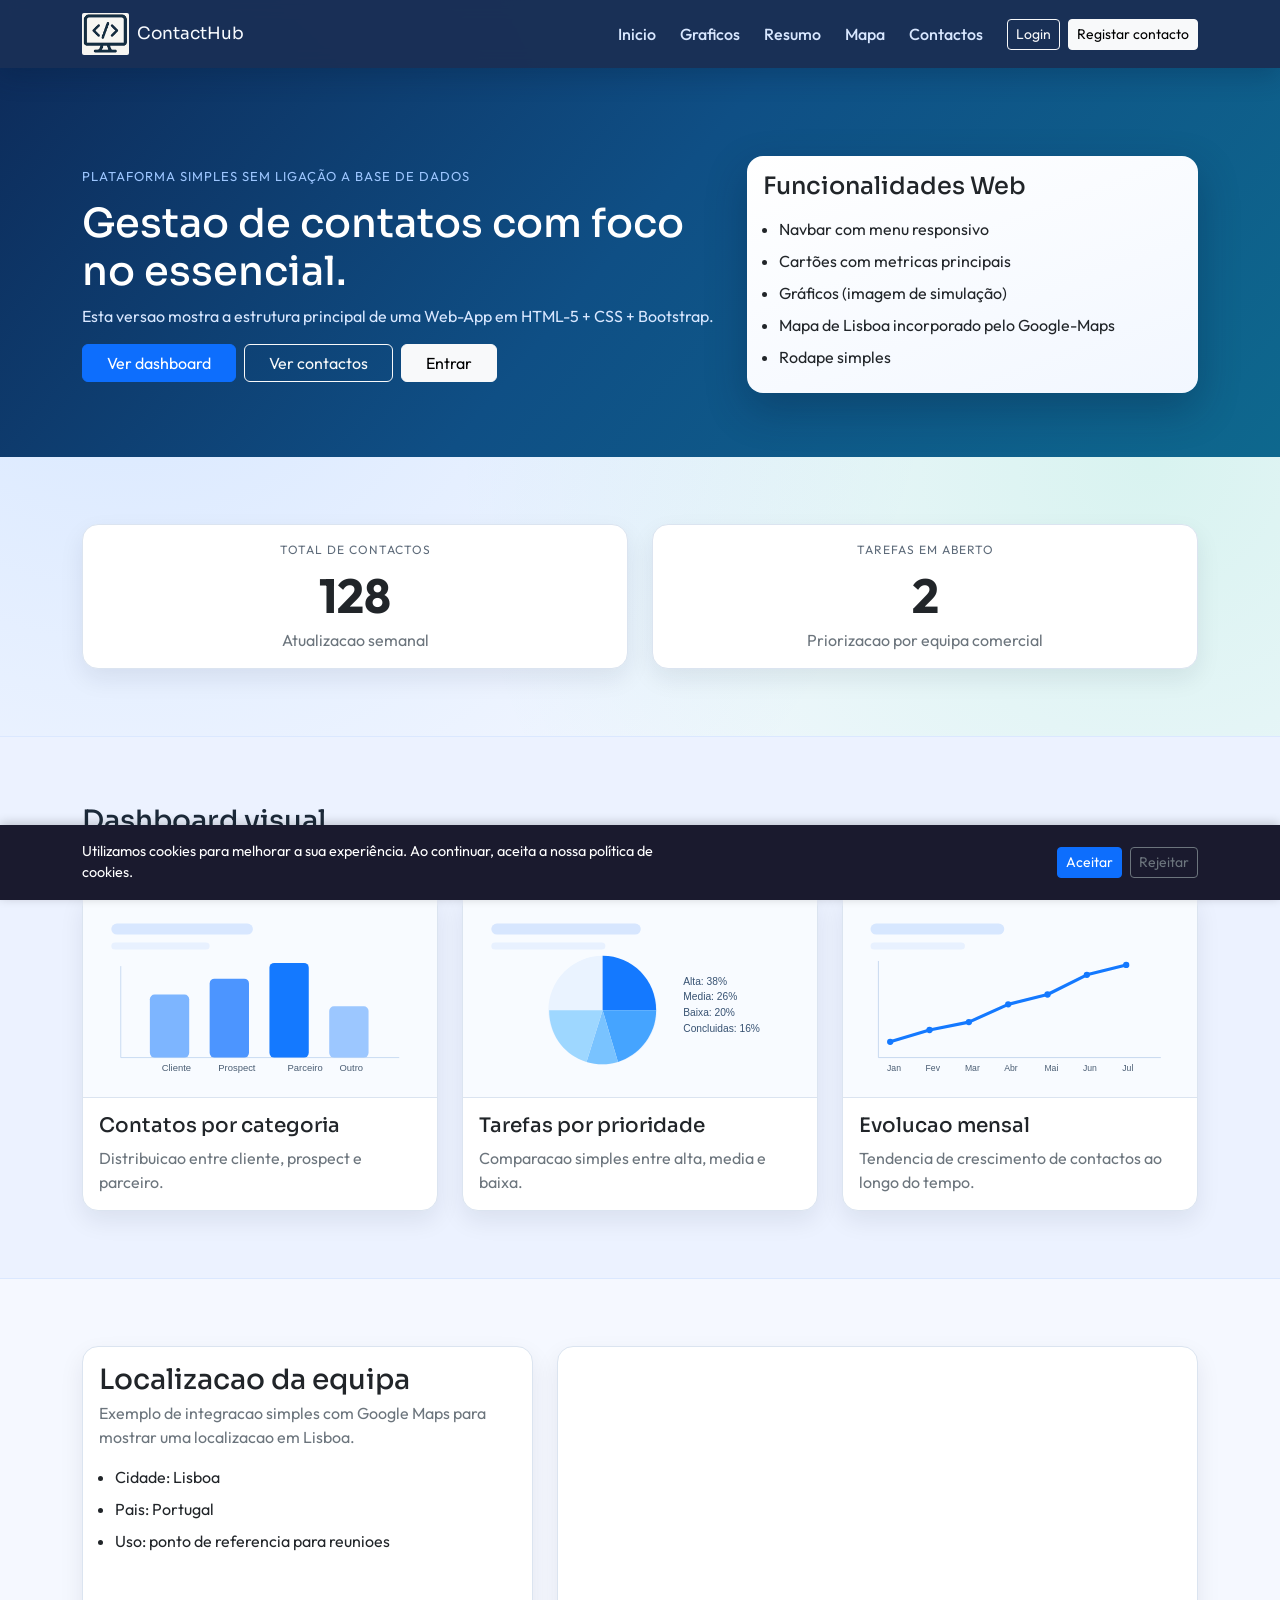
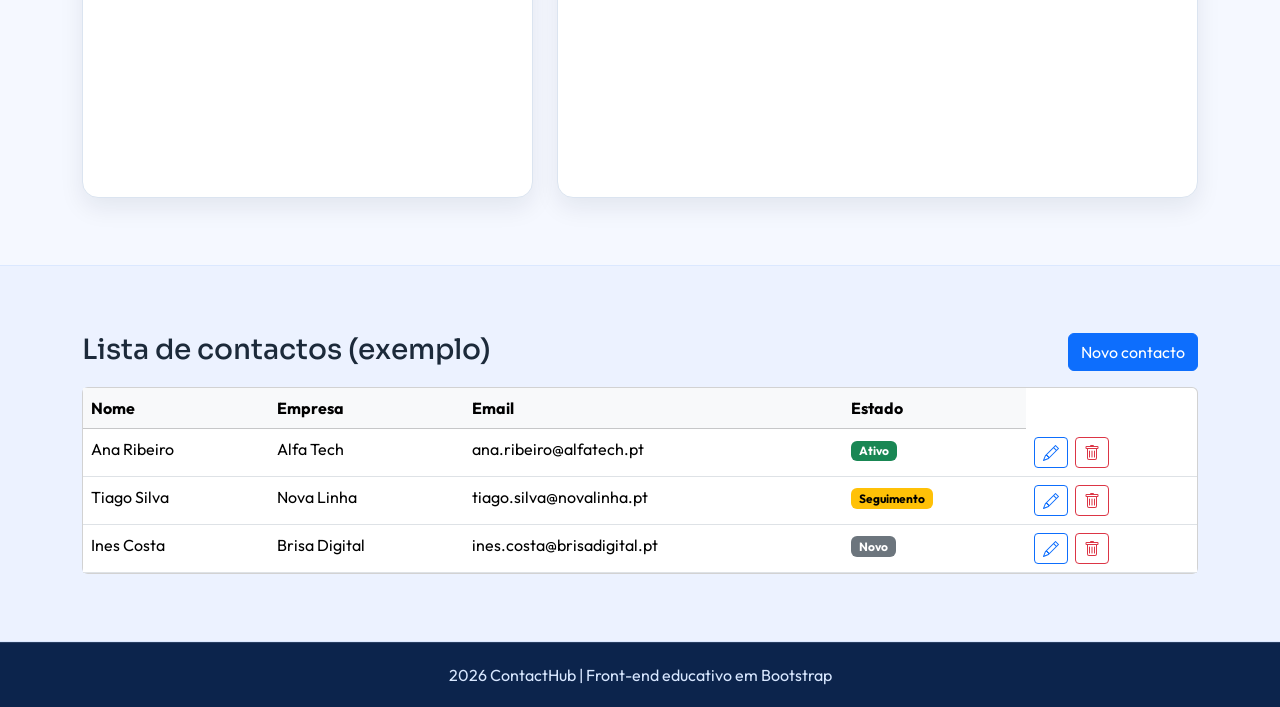
<file: index.html>
<!DOCTYPE html>
<html lang="pt-PT">
<head>
  <meta charset="UTF-8">
  <meta name="viewport" content="width=device-width, initial-scale=1.0">
  <title>ContactHub | Gestao de Contatos</title>
  <meta name="description" content="App de gestao de contatos em versao front-end simples para iniciantes.">
  <link rel="shortcut icon" href="./img/mini-logo.png" type="image/png">
  <link rel="preconnect" href="https://fonts.googleapis.com">
  <link rel="preconnect" href="https://fonts.gstatic.com" crossorigin>
  <link href="https://fonts.googleapis.com/css2?family=Outfit:wght@400;500;600;700&family=Sora:wght@600;700&display=swap" rel="stylesheet">
  <link href="https://cdn.jsdelivr.net/npm/bootstrap@5.3.3/dist/css/bootstrap.min.css" rel="stylesheet">
  <link rel="stylesheet" href="./css/style.css">
</head>
<body>
  <!-- Navbar principal: sticky-top fixa a barra no topo durante o scroll -->
  <nav class="navbar navbar-expand-lg sticky-top app-navbar">
    <div class="container">
      <!-- Logo e nome da app (lado esquerdo) -->
      <a class="navbar-brand d-flex align-items-center gap-2" href="#inicio">
        <img src="./img/logo.png" alt="Logotipo ContactHub" class="brand-logo">
        <span class="brand-name">ContactHub</span>
      </a>
      <!-- Botao hamburguer para ecras pequenos -->
      <button class="navbar-toggler" type="button" data-bs-toggle="collapse" data-bs-target="#menuPrincipal" aria-controls="menuPrincipal" aria-expanded="false" aria-label="Abrir menu">
        <span class="navbar-toggler-icon"></span>
      </button>
      <!-- Menu alinhado a direita com ms-auto -->
      <div class="collapse navbar-collapse" id="menuPrincipal">
        <ul class="navbar-nav ms-auto gap-lg-2">
          <li class="nav-item"><a class="nav-link" href="#inicio">Inicio</a></li>
          <li class="nav-item"><a class="nav-link" href="#graficos">Graficos</a></li>
          <li class="nav-item"><a class="nav-link" href="#resumo">Resumo</a></li>
          <li class="nav-item"><a class="nav-link" href="#mapa">Mapa</a></li>
          <li class="nav-item"><a class="nav-link" href="#contactos">Contactos</a></li>
        </ul>
        <div class="d-flex gap-2 ms-lg-3 mt-3 mt-lg-0">
          <button class="btn btn-outline-light btn-sm" type="button" data-bs-toggle="modal" data-bs-target="#loginModal">Login</button>
          <button class="btn btn-light btn-sm" type="button" data-bs-toggle="modal" data-bs-target="#contactoModal">Registar contacto</button>
        </div>
      </div>
    </div>
  </nav>

  <!-- Hero: primeira area de destaque da pagina -->
  <header id="inicio" class="hero-section">
    <div class="container">
      <!-- Exemplo de grid Bootstrap: .row com 2 colunas (.col-lg-7 e .col-lg-5) -->
      <div class="row align-items-center g-4">
        <div class="col-lg-7">
          <p class="hero-label">Plataforma simples sem ligação a Base de Dados</p>
          <h1>Gestao de contatos com foco no essencial.</h1>
          <p class="hero-text">Esta versao mostra a estrutura principal de uma Web-App em HTML-5 + CSS + Bootstrap.</p>
          <div class="d-flex flex-wrap gap-2">
            <a href="#graficos" class="btn btn-primary px-4">Ver dashboard</a>
            <a href="#contactos" class="btn btn-outline-light px-4">Ver contactos</a>
            <button class="btn btn-light px-4" type="button" data-bs-toggle="modal" data-bs-target="#loginModal">Entrar</button>
          </div>
        </div>
        <div class="col-lg-5">
          <!-- Card informativo com lista de funcionalidades -->
          <div class="card hero-card h-100">
            <div class="card-body">
              <h2 class="h4 mb-3">Funcionalidades Web</h2>
              <ul class="mb-0 app-list">
                <li>Navbar com menu responsivo</li>
                <li>Cartões com metricas principais</li>
                <li>Gráficos (imagem de simulação)</li>
                <li>Mapa de Lisboa incorporado pelo Google-Maps</li>
                <li>Rodape simples</li>
              </ul>
            </div>
          </div>
        </div>
      </div>
    </div>
  </header>

  <main>
    <!-- Secao de resumo com 2 cards de valores -->
    <section id="resumo" class="section-space">
      <div class="container">
        <!-- Em mobile fica 1 por linha; em md+ ficam 2 colunas -->
        <div class="row g-4">
          <div class="col-md-6">
            <div class="card value-card h-100 text-center">
              <div class="card-body">
                <p class="text-uppercase value-label mb-2">Total de contactos</p>
                <p class="display-5 fw-bold mb-1">128</p>
                <p class="text-secondary mb-0">Atualizacao semanal</p>
              </div>
            </div>
          </div>
          <div class="col-md-6">
            <div class="card value-card h-100 text-center">
              <div class="card-body">
                <p class="text-uppercase value-label mb-2">Tarefas em aberto</p>
                <p class="display-5 fw-bold mb-1">24</p>
                <p class="text-secondary mb-0">Priorizacao por equipa comercial</p>
              </div>
            </div>
          </div>
        </div>
      </div>
    </section>

    <!-- Secao de graficos simulados (imagens SVG) -->
    <section id="graficos" class="section-space section-soft">
      <div class="container">
        <div class="row mb-4">
          <div class="col">
            <h2 class="section-title">Dashboard visual</h2>
            <p class="section-subtitle mb-0">Graficos simulados para demonstrar a organizacao da informacao.</p>
          </div>
        </div>
        <!-- 3 cards com imagens para simular dashboard -->
        <div class="row g-4">
          <div class="col-lg-4 col-md-6">
            <div class="card chart-card h-100">
              <img src="./img/grafico-contatos.svg" class="card-img-top" alt="Simulacao de grafico de contatos por categoria">
              <div class="card-body">
                <h3 class="h5">Contatos por categoria</h3>
                <p class="text-secondary mb-0">Distribuicao entre cliente, prospect e parceiro.</p>
              </div>
            </div>
          </div>
          <div class="col-lg-4 col-md-6">
            <div class="card chart-card h-100">
              <img src="./img/grafico-tarefas.svg" class="card-img-top" alt="Simulacao de grafico de tarefas por prioridade">
              <div class="card-body">
                <h3 class="h5">Tarefas por prioridade</h3>
                <p class="text-secondary mb-0">Comparacao simples entre alta, media e baixa.</p>
              </div>
            </div>
          </div>
          <div class="col-lg-4 col-md-12">
            <div class="card chart-card h-100">
              <img src="./img/grafico-evolucao.svg" class="card-img-top" alt="Simulacao de grafico de evolucao mensal">
              <div class="card-body">
                <h3 class="h5">Evolucao mensal</h3>
                <p class="text-secondary mb-0">Tendencia de crescimento de contactos ao longo do tempo.</p>
              </div>
            </div>
          </div>
        </div>
      </div>
    </section>

    <!-- Secao de localizacao com Google Maps incorporado -->
    <section id="mapa" class="section-space">
      <div class="container">
        <div class="row g-4 align-items-stretch">
          <div class="col-lg-5">
            <div class="card h-100 info-card">
              <div class="card-body">
                <h2 class="section-title">Localizacao da equipa</h2>
                <p class="text-secondary">Exemplo de integracao simples com Google Maps para mostrar uma localizacao em Lisboa.</p>
                <ul class="app-list mb-0">
                  <li>Cidade: Lisboa</li>
                  <li>Pais: Portugal</li>
                  <li>Uso: ponto de referencia para reunioes</li>
                </ul>
              </div>
            </div>
          </div>
          <div class="col-lg-7">
            <div class="card map-card h-100">
              <!-- iframe com coordenadas de Lisboa -->
                <iframe src="https://www.google.com/maps/embed?pb=!1m18!1m12!1m3!1d52164.69920946645!2d-9.085626853242376!3d39.08093971347137!2m3!1f0!2f0!3f0!3m2!1i1024!2i768!4f13.1!3m3!1m2!1s0xd18d0ec86112f49%3A0xd49234106b7c6f63!2sR.%20da%20Alameda!5e0!3m2!1spt-PT!2spt!4v1773354120890!5m2!1spt-PT!2spt" width="600" height="450" style="border:0;" allowfullscreen="" loading="lazy" referrerpolicy="no-referrer-when-downgrade"></iframe>
            </div>
          </div>
        </div>
      </div>
    </section>

    <!-- Exemplo de tabela responsiva para lista de contactos -->
    <section id="contactos" class="section-space section-soft">
      <div class="container">
        <div class="row mb-3">
          <div class="col">
            <h2 class="section-title">Lista de contactos (exemplo)</h2>
          </div>
          <div class="col-12 col-md-auto mt-2 mt-md-0">
            <button class="btn btn-primary" type="button" data-bs-toggle="modal" data-bs-target="#contactoModal">Novo contacto</button>
          </div>
        </div>
        <div class="row">
          <div class="col-12">
            <div class="card">
              <div class="card-body p-0">
                <!-- .table-responsive evita quebra do layout em ecras pequenos -->
                <div class="table-responsive">
                  <table class="table table-hover mb-0">
                    <thead class="table-light">
                      <tr>
                        <th>Nome</th>
                        <th>Empresa</th>
                        <th>Email</th>
                        <th>Estado</th>
                      </tr>
                    </thead>
                    <tbody>
                      <tr>
                        <td>Ana Ribeiro</td>
                        <td>Alfa Tech</td>
                        <td>ana.ribeiro@alfatech.pt</td>
                        <td><span class="badge text-bg-success">Ativo</span></td>
                      </tr>
                      <tr>
                        <td>Tiago Silva</td>
                        <td>Nova Linha</td>
                        <td>tiago.silva@novalinha.pt</td>
                        <td><span class="badge text-bg-warning">Seguimento</span></td>
                      </tr>
                      <tr>
                        <td>Ines Costa</td>
                        <td>Brisa Digital</td>
                        <td>ines.costa@brisadigital.pt</td>
                        <td><span class="badge text-bg-secondary">Novo</span></td>
                      </tr>
                    </tbody>
                  </table>
                </div>
              </div>
            </div>
          </div>
        </div>
      </div>
    </section>
  </main>

  <!-- Modal de Login com validacao nativa HTML5 (sem JS) -->
  <div class="modal fade" id="loginModal" tabindex="-1" aria-labelledby="loginModalLabel" aria-hidden="true">
    <div class="modal-dialog modal-dialog-centered">
      <div class="modal-content">
        <div class="modal-header">
          <h2 class="modal-title h5" id="loginModalLabel">Login na plataforma</h2>
          <button type="button" class="btn-close" data-bs-dismiss="modal" aria-label="Fechar"></button>
        </div>
        <div class="modal-body">
          <form id="loginForm" action="#" method="post" autocomplete="on">
            <div class="mb-3">
              <label for="loginEmail" class="form-label">Email</label>
              <input
                id="loginEmail"
                name="email"
                type="email"
                class="form-control"
                placeholder="nome@empresa.pt"
                autocomplete="email"
                inputmode="email"
                maxlength="100"
                required
                aria-describedby="loginEmailHelp">
              <div id="loginEmailHelp" class="form-text">Use um email valido no formato nome@empresa.pt.</div>
            </div>

            <div class="mb-3">
              <label for="loginPassword" class="form-label">Palavra-passe</label>
              <input
                id="loginPassword"
                name="password"
                type="password"
                class="form-control"
                placeholder="Minimo 8 caracteres"
                autocomplete="current-password"
                minlength="8"
                maxlength="40"
                pattern="(?=.*[A-Za-z])(?=.*\d).{8,40}"
                title="Use entre 8 e 40 caracteres e inclua pelo menos 1 letra e 1 numero."
                required>
            </div>

            <div class="form-check mb-3">
              <input class="form-check-input" type="checkbox" value="1" id="rememberMe" name="remember">
              <label class="form-check-label" for="rememberMe">Manter sessao iniciada neste dispositivo</label>
            </div>

            <div class="d-grid">
              <button type="submit" class="btn btn-primary">Entrar</button>
            </div>
          </form>
        </div>
      </div>
    </div>
  </div>

  <!-- Modal de Registo de Contacto com atributos avancados de controlo e validacao -->
  <div class="modal fade" id="contactoModal" tabindex="-1" aria-labelledby="contactoModalLabel" aria-hidden="true">
    <div class="modal-dialog modal-lg modal-dialog-scrollable">
      <div class="modal-content">
        <div class="modal-header">
          <h2 class="modal-title h5" id="contactoModalLabel">Registo de novo contacto</h2>
          <button type="button" class="btn-close" data-bs-dismiss="modal" aria-label="Fechar"></button>
        </div>
        <div class="modal-body">
          <form id="contactoForm" action="#" method="post" autocomplete="on">
            <fieldset>
              <legend class="h6 mb-3">Dados principais</legend>
              <div class="row g-3">
                <div class="col-md-6">
                  <label for="contactoNome" class="form-label">Nome completo</label>
                  <input
                    id="contactoNome"
                    name="nome"
                    type="text"
                    class="form-control"
                    placeholder="Ex: Maria Costa"
                    autocomplete="name"
                    minlength="3"
                    maxlength="80"
                    pattern="[A-Za-zÀ-ÿ\s'-]{3,80}"
                    title="Insira entre 3 e 80 caracteres, apenas letras e espacos."
                    required>
                </div>

                <div class="col-md-6">
                  <label for="contactoEmpresa" class="form-label">Empresa</label>
                  <input
                    id="contactoEmpresa"
                    name="empresa"
                    type="text"
                    class="form-control"
                    placeholder="Ex: Alfa Tech"
                    autocomplete="organization"
                    minlength="2"
                    maxlength="70"
                    required>
                </div>

                <div class="col-md-6">
                  <label for="contactoEmail" class="form-label">Email profissional</label>
                  <input
                    id="contactoEmail"
                    name="email"
                    type="email"
                    class="form-control"
                    placeholder="nome@empresa.pt"
                    autocomplete="email"
                    inputmode="email"
                    maxlength="100"
                    required>
                </div>

                <div class="col-md-6">
                  <label for="contactoTelefone" class="form-label">Telefone</label>
                  <input
                    id="contactoTelefone"
                    name="telefone"
                    type="tel"
                    class="form-control"
                    placeholder="+351912345678"
                    autocomplete="tel"
                    inputmode="tel"
                    pattern="^\+?[0-9\s]{9,15}$"
                    minlength="9"
                    maxlength="15"
                    title="Use 9 a 15 digitos, com + opcional."
                    required>
                </div>

                <div class="col-md-6">
                  <label for="contactoNascimento" class="form-label">Data de nascimento</label>
                  <input
                    id="contactoNascimento"
                    name="nascimento"
                    type="date"
                    class="form-control"
                    min="1950-01-01"
                    max="2010-12-31"
                    required>
                </div>

                <div class="col-md-6">
                  <label for="contactoWebsite" class="form-label">Website (opcional)</label>
                  <input
                    id="contactoWebsite"
                    name="website"
                    type="url"
                    class="form-control"
                    placeholder="https://empresa.pt"
                    inputmode="url"
                    maxlength="120"
                    autocomplete="url">
                </div>

                <div class="col-md-6">
                  <label for="contactoPrioridade" class="form-label">Prioridade</label>
                  <input
                    id="contactoPrioridade"
                    name="prioridade"
                    type="number"
                    class="form-control"
                    min="1"
                    max="5"
                    step="1"
                    value="3"
                    required>
                </div>

                <div class="col-md-6">
                  <label for="contactoCategoria" class="form-label">Categoria</label>
                  <select id="contactoCategoria" name="categoria" class="form-select" required>
                    <option value="" selected disabled>Selecionar categoria</option>
                    <option value="cliente">Cliente</option>
                    <option value="prospect">Prospect</option>
                    <option value="parceiro">Parceiro</option>
                  </select>
                </div>

                <div class="col-12">
                  <label for="contactoNotas" class="form-label">Notas</label>
                  <textarea
                    id="contactoNotas"
                    name="notas"
                    class="form-control"
                    rows="3"
                    minlength="10"
                    maxlength="300"
                    placeholder="Informacao relevante sobre este contacto"
                    required></textarea>
                </div>

                <div class="col-12">
                  <div class="form-check">
                    <input class="form-check-input" type="checkbox" id="contactoConsentimento" name="consentimento" required>
                    <label class="form-check-label" for="contactoConsentimento">Confirmo que tenho consentimento para registar estes dados.</label>
                  </div>
                </div>
              </div>
            </fieldset>

            <div class="d-flex flex-wrap justify-content-end gap-2 mt-4">
              <button type="reset" class="btn btn-outline-secondary">Limpar</button>
              <button type="submit" class="btn btn-primary">Guardar contacto</button>
            </div>
          </form>
        </div>
      </div>
    </div>
  </div>

  <!-- Rodape simples da aplicacao -->
  <footer class="app-footer">
    <div class="container">
      <div class="row">
        <div class="col text-center">
          <p class="mb-0">2026 ContactHub | Front-end educativo em Bootstrap</p>
        </div>
      </div>
    </div>
  </footer>

  <script src="https://cdn.jsdelivr.net/npm/bootstrap@5.3.3/dist/js/bootstrap.bundle.min.js"></script>
  <script src="./js/main.js"></script>
</body>
</html>
</file>
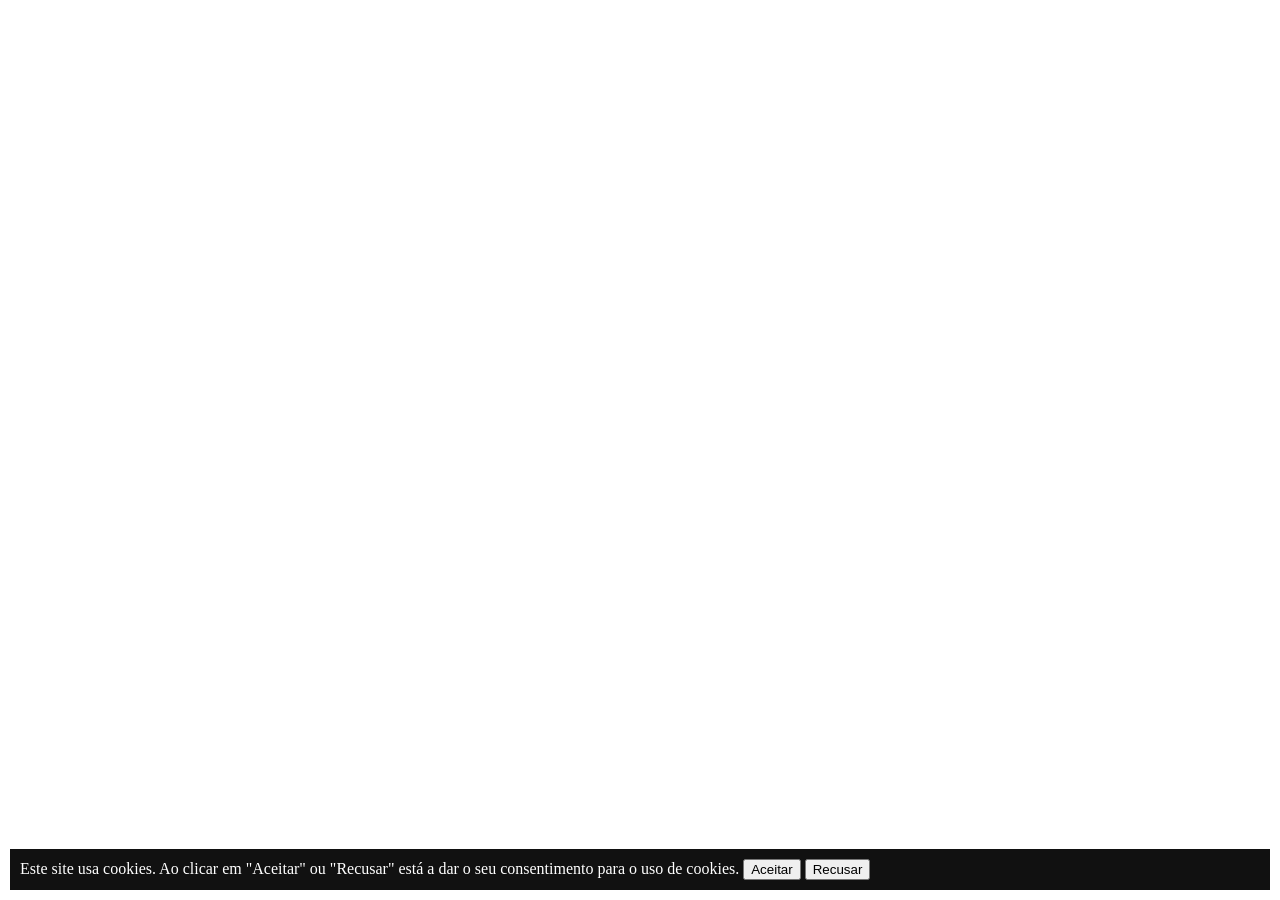
<file: html/index-cookies.html>
<!doctype html>
<html lang="pt">
<body>

<div id="cookie" style="
  position:fixed;bottom:10px;left:10px;right:10px;
  background:#111;color:#fff;padding:10px;display:none">
  Este site usa cookies. Ao clicar em "Aceitar" ou "Recusar" está a dar o seu consentimento para o uso de cookies.
  <button onclick="setConsent('ok')">Aceitar</button>
  <button onclick="setConsent('no')">Recusar</button>
</div>

<script>
  const KEY = "cookieConsent";

  function setConsent(v){
    document.cookie = KEY+"="+v+";max-age=2592000;path=/";
    document.getElementById("cookie").style.display="none";
  }

  function hasConsent(){
    return document.cookie.includes(KEY+"=");
  }

  if(!hasConsent()){
    document.getElementById("cookie").style.display="block";
  }
</script>

</body>
</html>
</file>
<file: css/style.css>
/* Variaveis globais de cor e tokens visuais da app */
:root {
  --bg-main: #f5f8ff;
  --bg-soft: #ecf2ff;
  --surface: #ffffff;
  --nav-bg: rgba(12, 36, 76, 0.94);
  --text-main: #1c2a3a;
  --text-muted: #5e6b7a;
  --accent: #1479ff;
  --border-soft: #dbe4f0;
}

* {
  box-sizing: border-box;
}

/* Estilo base do documento */
body {
  font-family: "Outfit", sans-serif;
  color: var(--text-main);
  background:
    radial-gradient(circle at 10% 10%, rgba(20, 121, 255, 0.14), transparent 35%),
    radial-gradient(circle at 90% 20%, rgba(10, 207, 131, 0.12), transparent 32%),
    var(--bg-main);
}

/* Titulos principais com fonte de destaque */
h1,
h2,
h3,
.brand-name {
  font-family: "Sora", sans-serif;
}

/* Navbar fixa com efeito de vidro e sombra */
.app-navbar {
  background: var(--nav-bg);
  backdrop-filter: blur(8px);
  box-shadow: 0 8px 26px rgba(5, 23, 55, 0.24);
}

/* Logotipo e nome da marca */
.brand-logo {
  height: 42px;
  border-radius: 2px;
  object-fit: cover;
}

.brand-name {
  color: #f8fbff;
  font-size: 17px;
}

/* Links de navegacao no menu */
.navbar .nav-link {
  color: #d8e7ff;
  font-weight: 500;
}

.navbar .nav-link:hover,
.navbar .nav-link:focus {
  color: #ffffff;
}

/* Personalizacao do botao hamburguer em mobile */
.navbar-toggler {
  border-color: rgba(255, 255, 255, 0.4);
}

.navbar-toggler:focus {
  box-shadow: none;
}

.navbar-toggler-icon {
  filter: invert(1);
}

/* Hero com gradiente e espacamento generoso */
.hero-section {
  padding: 88px 0 64px;
  color: #ffffff;
  background: linear-gradient(130deg, #0d2c5b 0%, #0f4f85 48%, #0e688e 100%);
}

/* Etiqueta pequena acima do titulo principal */
.hero-label {
  text-transform: uppercase;
  letter-spacing: 1px;
  font-size: 13px;
  margin-bottom: 13px;
  color: #9dc6ff;
}

.hero-section h1 {
  font-size: 40px;
  line-height: 1.2;
}

.hero-text {
  color: #d8e7ff;
  max-width: 720px;
}

/* Card do hero com contraste sobre o fundo escuro */
.hero-card {
  border: 0;
  border-radius: 16px;
  background: linear-gradient(160deg, #ffffff, #f2f7ff);
  box-shadow: 0 16px 40px rgba(7, 25, 55, 0.3);
}

/* Lista reutilizavel para pontos curtos */
.app-list {
  padding-left: 16px;
}

.app-list li {
  margin-bottom: 8px;
}

/* Blocos de secao para manter ritmo vertical */
.section-space {
  padding: 67px 0;
}

/* Fundo alternado entre secoes para separar conteudos */
.section-soft {
  background: var(--bg-soft);
  border-top: 1px solid rgba(20, 121, 255, 0.08);
  border-bottom: 1px solid rgba(20, 121, 255, 0.08);
}

/* Titulos e subtitulos de secao */
.section-title {
  margin-bottom: 5px;
  font-size: 28px;
}

.section-subtitle {
  color: var(--text-muted);
}

/* Estilo base de cards reutilizados na pagina */
.value-card,
.chart-card,
.info-card,
.map-card {
  border: 1px solid var(--border-soft);
  border-radius: 16px;
  box-shadow: 0 10px 24px rgba(7, 22, 46, 0.08);
}

/* Rotulo pequeno de metrica */
.value-label {
  font-size: 12px;
  letter-spacing: 1px;
  color: var(--text-muted);
}

/* Separador visual entre imagem e texto nos cards de grafico */
.chart-card img {
  border-bottom: 1px solid var(--border-soft);
  background: #f9fbff;
}

/* iframe responsivo para o Google Maps */
.map-card iframe {
  width: 100%;
  min-height: 360px;
  border: 0;
  border-radius: 16px;
}

/* Evita quebra de texto no cabecalho da tabela */
.table thead th {
  white-space: nowrap;
}

/* Rodape simples e legivel */
.app-footer {
  padding: 20px 0;
  color: #d8e7ff;
  background: #0c244c;
  border-top: 1px solid rgba(255, 255, 255, 0.12);
}

/* Ajustes para tablets e portateis pequenos */
@media (max-width: 991px) {
  .hero-section {
    padding: 70px 0 54px;
  }

  .map-card iframe {
    min-height: 320px;
  }
}

/* Ajustes finais para telemoveis */
@media (max-width: 575px) {
  .section-space {
    padding: 51px 0;
  }

  .hero-section {
    padding: 64px 0 48px;
  }

  .brand-name {
    font-size: 16px;
  }
}
</file>
